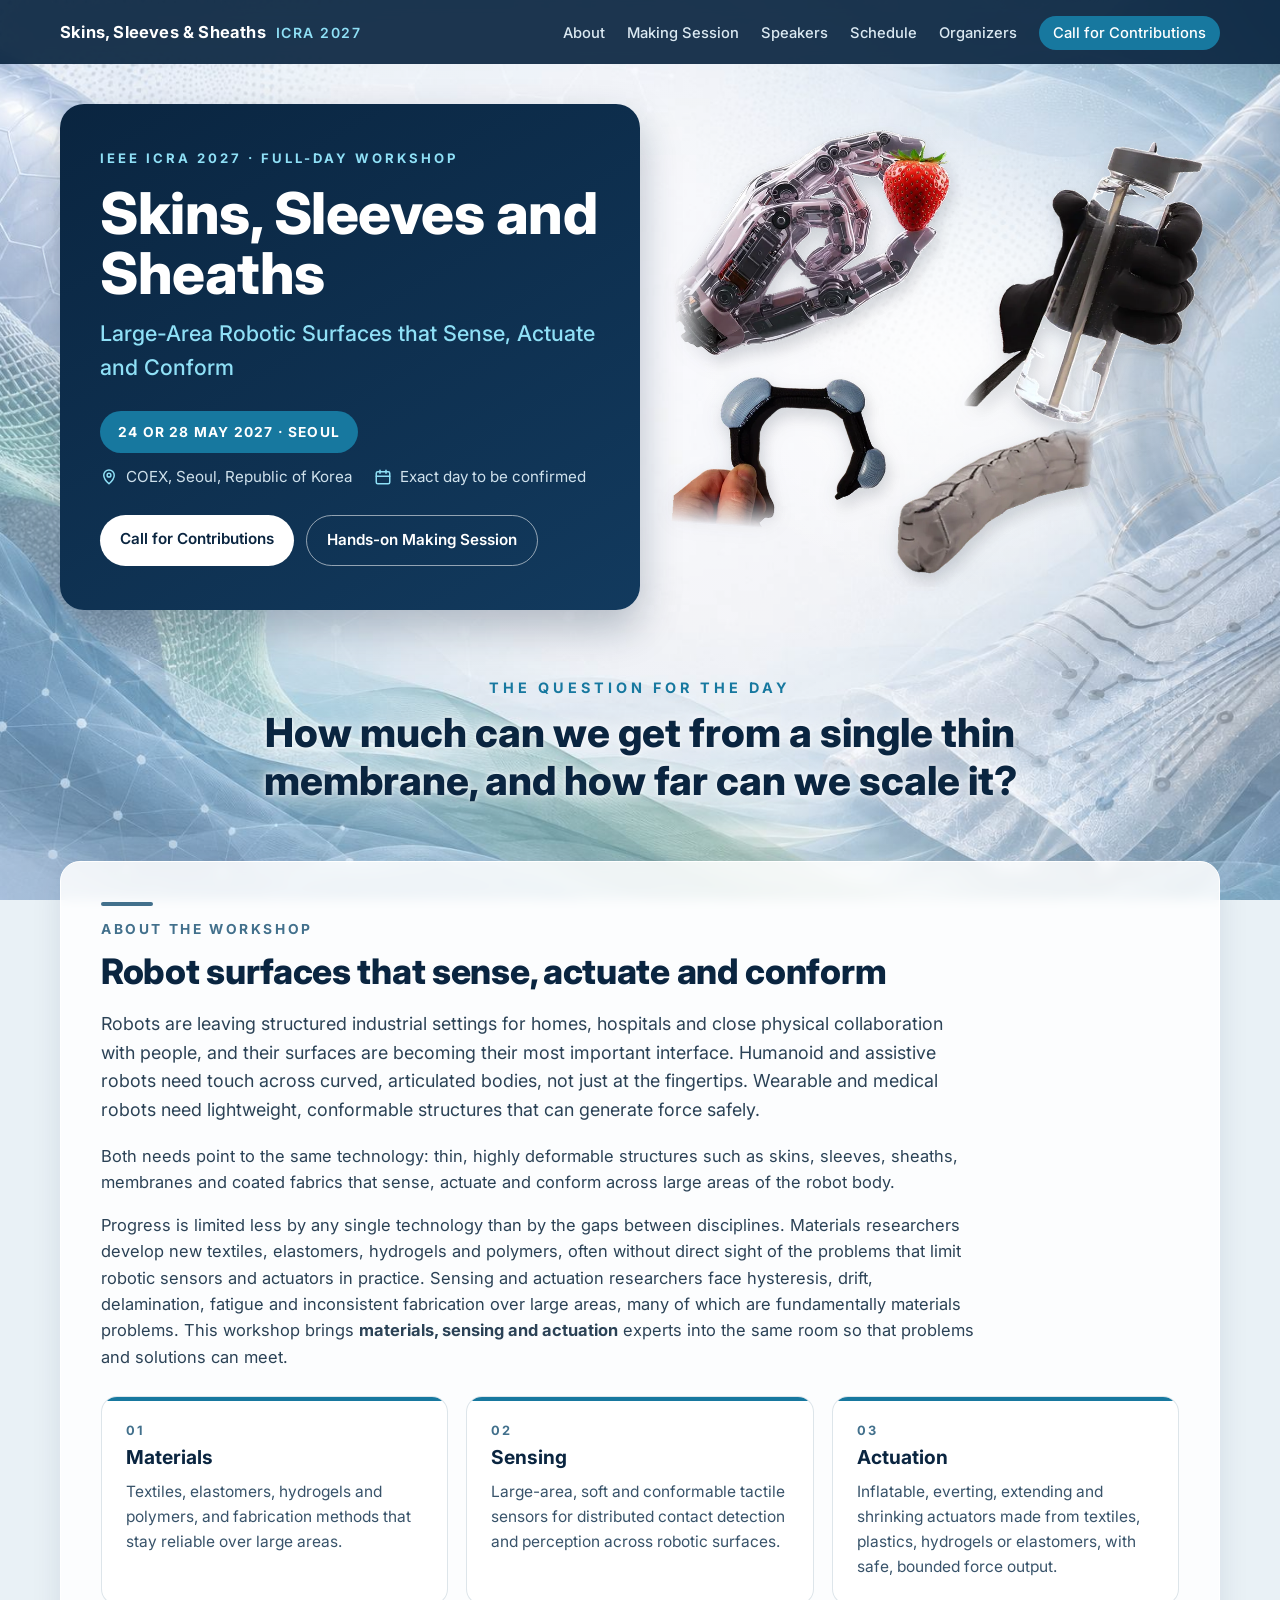
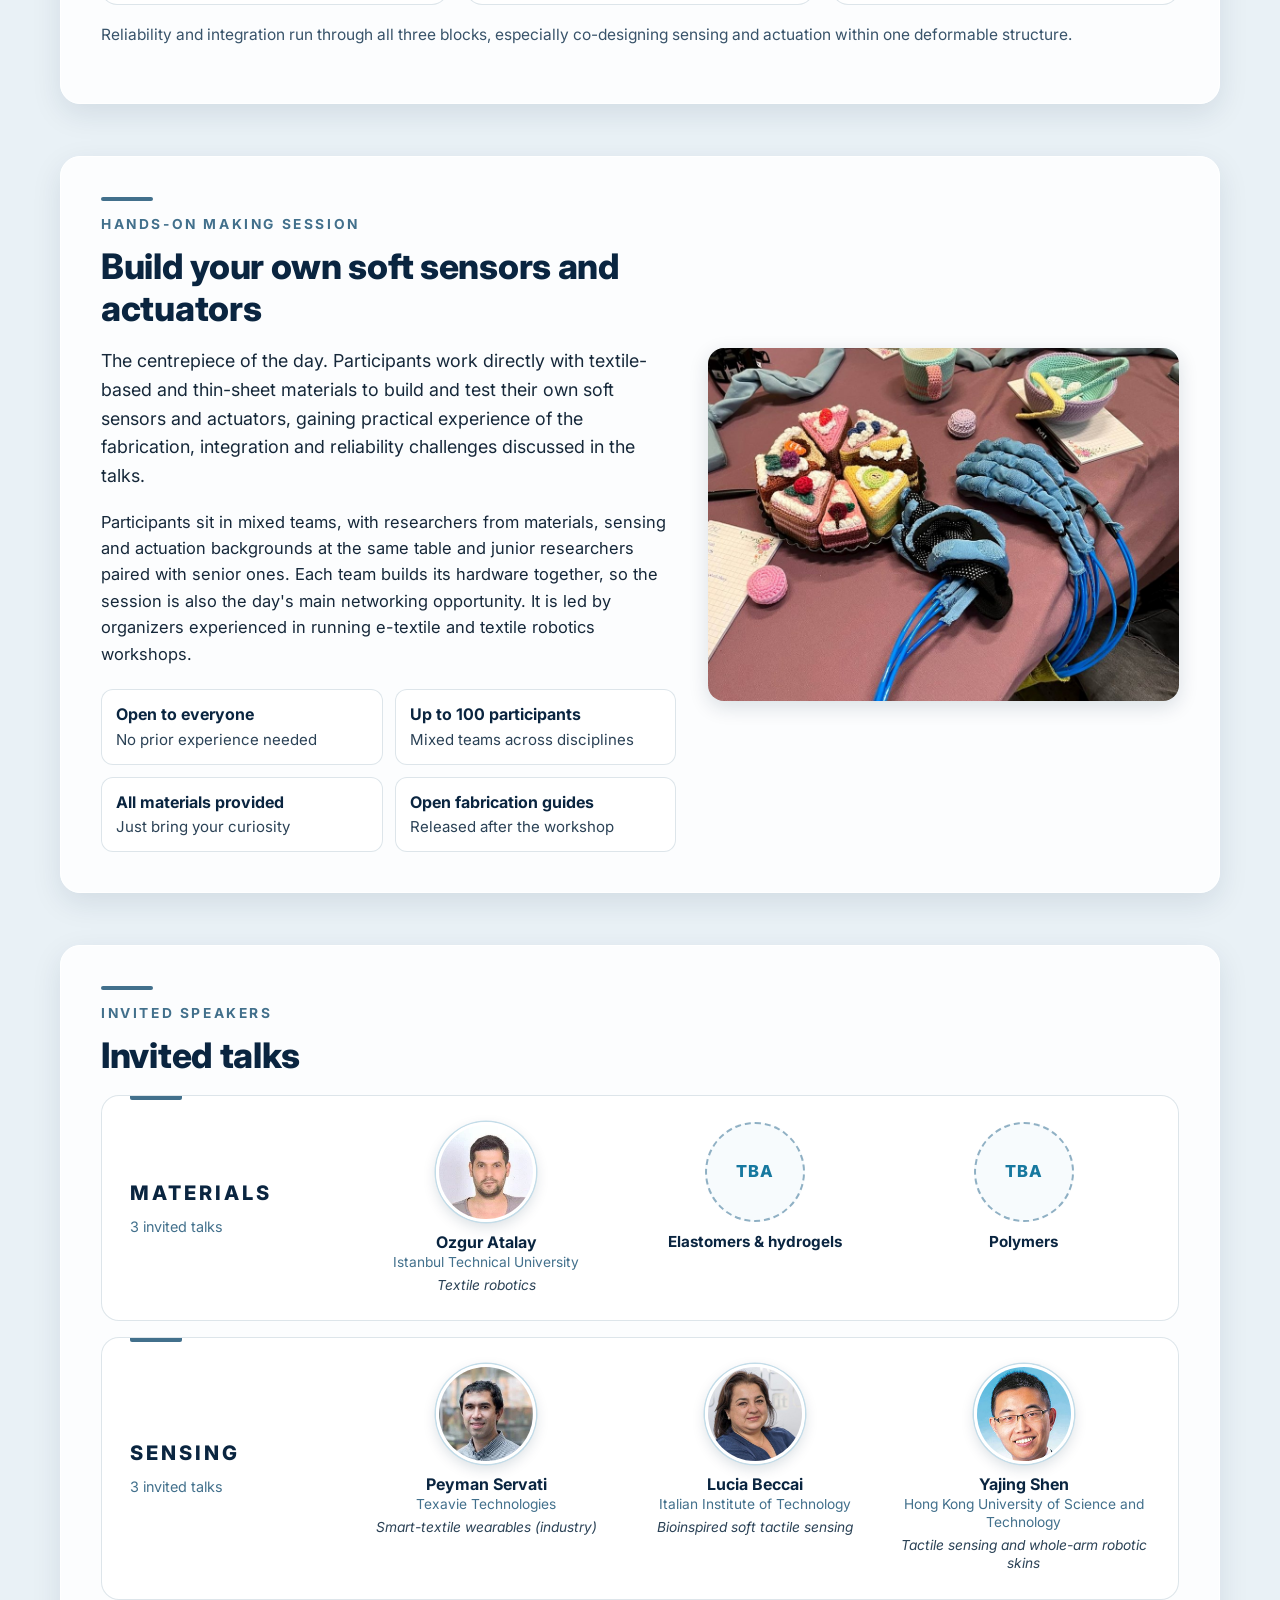
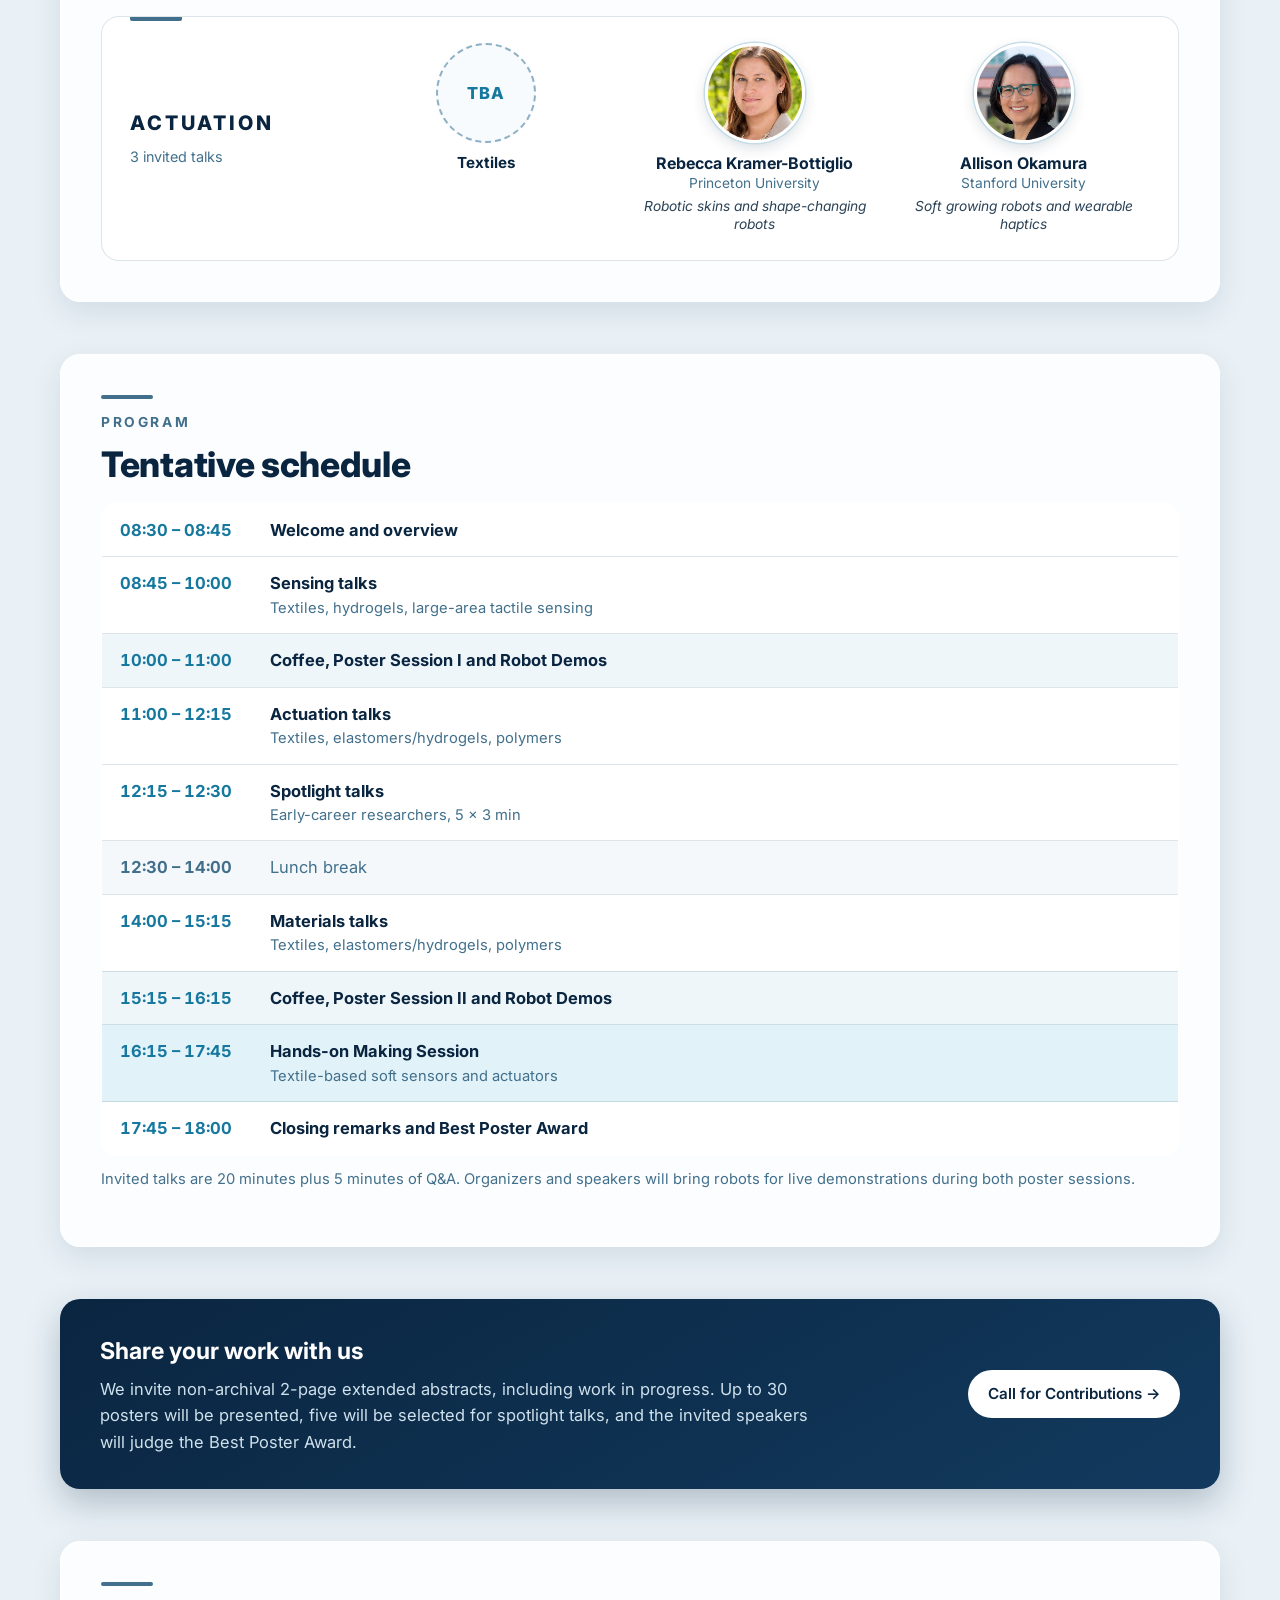
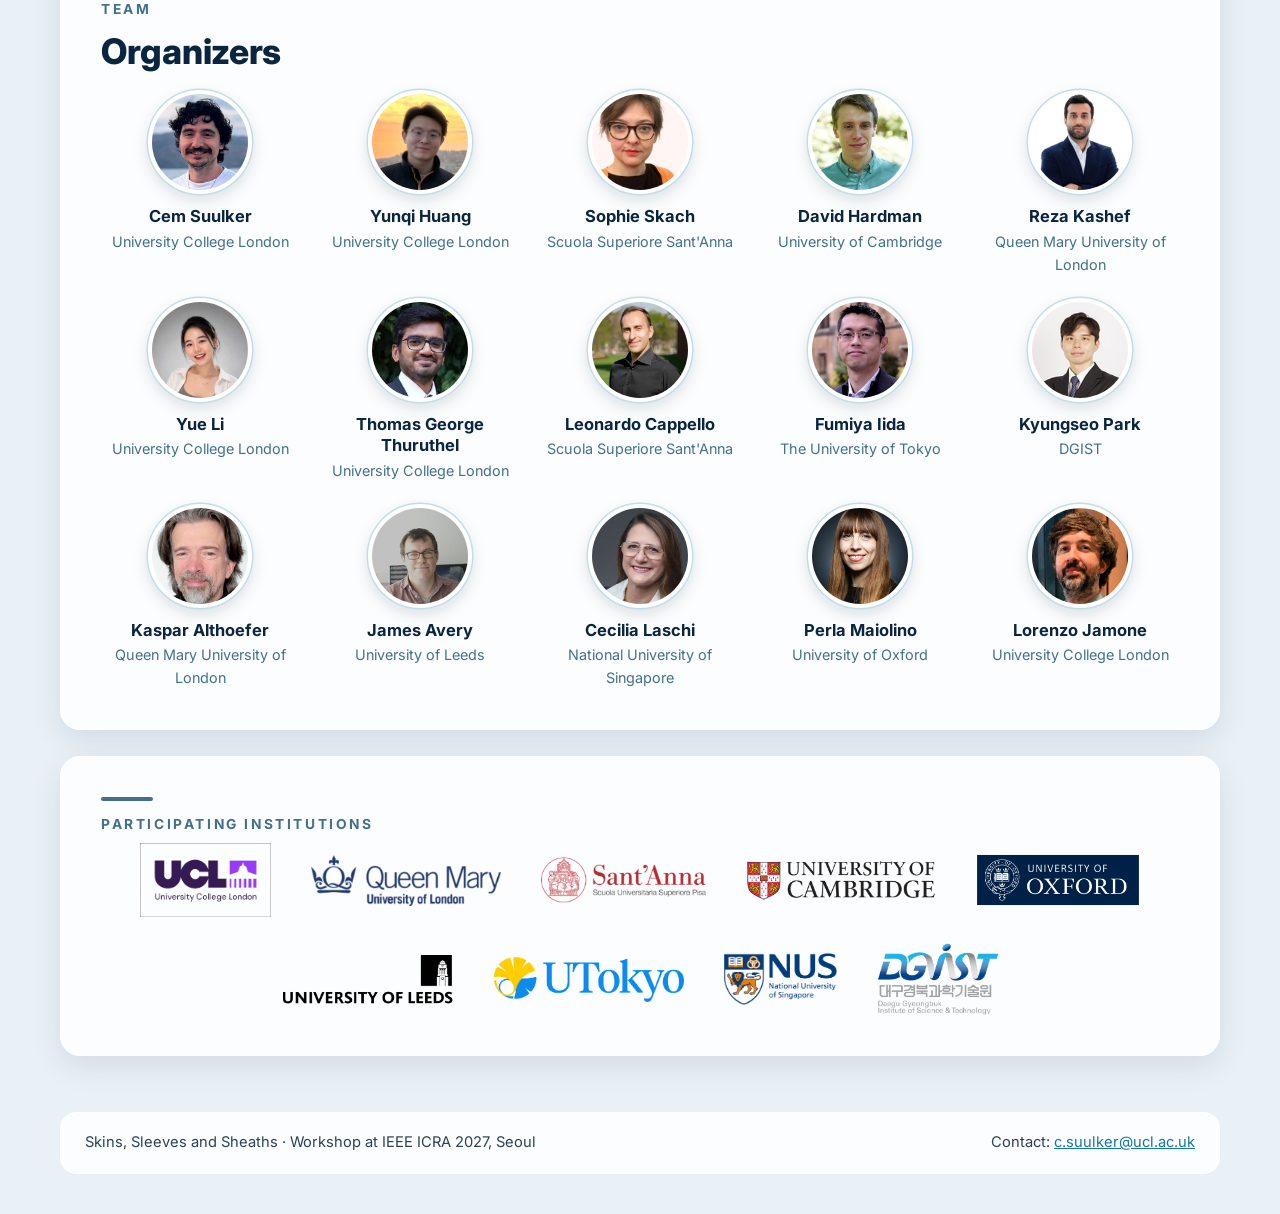
<file: index.html>
<!doctype html>
<html lang="en">
<head>
  <meta charset="utf-8">
  <meta name="viewport" content="width=device-width, initial-scale=1">
  <title>Skins, Sleeves and Sheaths | ICRA 2027 Workshop</title>
  <meta name="description" content="Full-day ICRA 2027 workshop on large-area robotic surfaces that sense, actuate and conform. Seoul, South Korea.">
  <meta property="og:title" content="Skins, Sleeves and Sheaths | ICRA 2027 Workshop">
  <meta property="og:description" content="Large-Area Robotic Surfaces that Sense, Actuate and Conform. How much can we get from a single thin membrane, and how far can we scale it?">
  <meta property="og:image" content="assets/img/hero/textile-band.jpg">
  <link rel="icon" href="assets/img/favicon.svg" type="image/svg+xml">
  <link rel="preconnect" href="https://fonts.googleapis.com">
  <link rel="preconnect" href="https://fonts.gstatic.com" crossorigin>
  <link href="https://fonts.googleapis.com/css2?family=Inter:wght@400;500;600;700;800&display=swap" rel="stylesheet">
  <style>
    :root{
      --navy:#0A2540; --navy-2:#123a5e; --teal:#17789F; --slate:#42708C;
      --mist:#C3DCE8; --cyan:#8FE0F6; --ink:#16283a; --muted:#4f6b80;
      --panel:rgba(255,255,255,.86); --line:rgba(66,112,140,.18);
      --radius:20px; --shadow:0 10px 30px rgba(10,37,64,.10);
    }
    *{box-sizing:border-box}
    html{scroll-behavior:smooth; scroll-padding-top:76px}
    body{
      margin:0; font-family:Inter,Arial,Helvetica,sans-serif; color:var(--ink); line-height:1.6; font-size:16.5px;
      background-color:#e9f1f6;
      background-image:linear-gradient(rgba(255,255,255,.30),rgba(255,255,255,.30)), url("assets/img/bg.jpg");
      background-size:cover; background-position:center; background-attachment:fixed;
    }
    img{max-width:100%; display:block}
    a{color:var(--teal)}
    .container{width:min(1160px, 100% - 32px); margin-inline:auto}

    /* ---------- NAV ---------- */
    .nav{position:sticky; top:0; z-index:50; background:rgba(10,37,64,.92); backdrop-filter:blur(8px); -webkit-backdrop-filter:blur(8px)}
    .nav .container{display:flex; align-items:center; justify-content:space-between; height:64px; gap:16px}
    .brand{color:#fff; text-decoration:none; font-weight:700; letter-spacing:.2px; white-space:nowrap}
    .brand span{color:var(--cyan); font-weight:600; margin-left:10px; font-size:.85em; letter-spacing:1.5px}
    .nav-links{list-style:none; display:flex; gap:22px; margin:0; padding:0}
    .nav-links a{color:#dbe9f2; text-decoration:none; font-size:.92rem; font-weight:500}
    .nav-links a:hover{color:#fff}
    .nav-links .cta a{background:var(--teal); color:#fff; padding:8px 14px; border-radius:999px}
    .nav-toggle{display:none; background:none; border:0; color:#fff; font-size:1.5rem; cursor:pointer}
    @media (max-width:920px){
      .nav-toggle{display:block}
      .nav-links{display:none; position:absolute; top:64px; left:0; right:0; flex-direction:column; gap:0; background:var(--navy); padding:8px 16px 16px}
      .nav-links.open{display:flex}
      .nav-links li{padding:10px 0; border-bottom:1px solid rgba(255,255,255,.08)}
      .nav-links .cta a{display:inline-block; margin-top:6px}
    }

    /* ---------- HERO ---------- */
    .hero{padding:40px 0 28px}
    .hero-grid{display:grid; grid-template-columns:1.05fr 1fr; gap:28px; align-items:stretch}
    .hero-card{
      background:linear-gradient(150deg, var(--navy) 0%, var(--navy-2) 100%); color:#fff; border-radius:24px;
      padding:44px 40px; box-shadow:0 18px 40px rgba(10,37,64,.28); display:flex; flex-direction:column; justify-content:center
    }
    .eyebrow{font-size:.82rem; font-weight:700; letter-spacing:3px; text-transform:uppercase; color:var(--cyan)}
    .hero h1{font-size:clamp(2.3rem, 4.6vw, 3.6rem); line-height:1.05; margin:14px 0 12px; font-weight:800; letter-spacing:-.5px}
    .hero .subtitle{font-size:clamp(1.1rem, 2vw, 1.35rem); color:var(--cyan); margin:0 0 26px; font-weight:500}
    .pill{display:inline-flex; align-items:center; gap:10px; background:var(--teal); color:#fff; border-radius:999px;
      padding:10px 18px; font-weight:700; letter-spacing:1.2px; font-size:.86rem; text-transform:uppercase; margin-bottom:12px; align-self:flex-start}
    .meta{display:flex; flex-wrap:wrap; gap:8px 22px; color:#cfe1ec; font-size:.95rem; margin-bottom:26px}
    .meta div{display:flex; align-items:center; gap:8px}
    .meta svg{width:18px; height:18px; stroke:var(--cyan)}
    .btns{display:flex; flex-wrap:wrap; gap:12px}
    .btn{display:inline-block; padding:12px 20px; border-radius:999px; font-weight:600; text-decoration:none; font-size:.95rem; transition:transform .15s ease, background .15s ease}
    .btn:hover{transform:translateY(-1px)}
    .btn-primary{background:#fff; color:var(--navy)}
    .btn-ghost{border:1.5px solid rgba(255,255,255,.55); color:#fff}
    .btn-ghost:hover{background:rgba(255,255,255,.1)}

    .hero-figure{margin:0; display:flex; align-items:center; justify-content:center; position:relative}
    .hero-figure::before{content:""; position:absolute; inset:4% 2%; border-radius:50%;
      background:radial-gradient(closest-side, rgba(255,255,255,.85), rgba(255,255,255,.35) 60%, rgba(255,255,255,0))}
    .hero-figure img{position:relative; width:100%; max-width:600px; height:auto; filter:drop-shadow(0 6px 10px rgba(10,37,64,.10))}
    @media (max-width:900px){ .hero-grid{grid-template-columns:1fr} .hero-card{padding:34px 24px} .hero-figure img{max-width:480px} }

    /* ---------- SECTIONS ---------- */
    section{padding:26px 0}
    .panel{background:var(--panel); border:1px solid #fff; border-radius:var(--radius); padding:40px; box-shadow:var(--shadow);
      backdrop-filter:blur(6px); -webkit-backdrop-filter:blur(6px)}
    @media (max-width:640px){ .panel{padding:26px 20px} }
    .kicker{display:flex; flex-direction:column; gap:12px; font-size:.86rem; font-weight:700; letter-spacing:2.6px; text-transform:uppercase; color:var(--slate)}
    .kicker::before{content:""; width:52px; height:4px; border-radius:2px; background:var(--slate)}
    h2{font-size:clamp(1.6rem, 3vw, 2.2rem); line-height:1.2; margin:10px 0 18px; color:var(--navy); font-weight:800; letter-spacing:-.3px}
    h3{color:var(--navy); margin:0 0 8px; font-size:1.2rem}
    .lead{font-size:1.12rem; color:var(--ink)}
    .prose p{max-width:880px; color:#2b4256}

    /* question band */
    .question{text-align:center; padding:38px 0 30px}
    .question .label{font-size:.9rem; letter-spacing:4px; font-weight:700; color:var(--teal); text-transform:uppercase}
    .question p{font-size:clamp(1.5rem, 3.4vw, 2.5rem); font-weight:800; color:var(--navy); line-height:1.2; margin:10px auto 0; max-width:900px;
      text-shadow:0 0 18px rgba(255,255,255,.9), 0 0 4px rgba(255,255,255,.9)}

    /* pillars */
    .pillars{display:grid; grid-template-columns:repeat(3,1fr); gap:18px; margin-top:26px}
    .pillar{background:#fff; border:1px solid var(--line); border-radius:16px; padding:24px; position:relative; overflow:hidden}
    .pillar::after{content:""; position:absolute; left:0; top:0; height:4px; width:100%; background:var(--teal)}
    .pillar .num{font-size:.8rem; letter-spacing:2px; color:var(--slate); font-weight:700}
    .pillar p{margin:0; color:#38536a; font-size:.97rem}
    .note{margin-top:18px; color:#38536a; font-size:.97rem}
    @media (max-width:820px){ .pillars{grid-template-columns:1fr} }

    /* making session */
    .make{display:grid; grid-template-columns:1.1fr .9fr; gap:32px; align-items:center}
    .make > *{min-width:0}
    .make img{border-radius:16px; box-shadow:0 6px 20px rgba(10,37,64,.14); background:#fff; width:100%; aspect-ratio:4/3; object-fit:cover}
    .facts{display:grid; grid-template-columns:repeat(2,1fr); gap:12px; margin:22px 0 0; padding:0; list-style:none}
    .facts li{background:#fff; border:1px solid var(--line); border-radius:12px; padding:12px 14px; font-size:.94rem; color:#2b4256}
    .facts strong{display:block; color:var(--navy); font-size:1rem}
    .tag{display:inline-block; background:#e3f1f7; color:var(--teal); font-weight:700; font-size:.78rem; letter-spacing:1.6px; text-transform:uppercase; padding:5px 10px; border-radius:999px; margin-bottom:8px}
    @media (max-width:820px){ .make{grid-template-columns:1fr} .make img{max-width:100%} .facts{grid-template-columns:1fr} }

    /* people */
    .people{display:grid; gap:22px}
    .speakers{grid-template-columns:repeat(4,1fr)}
    .organizers{grid-template-columns:repeat(5,1fr)}
    @media (max-width:980px){ .speakers{grid-template-columns:repeat(2,1fr)} .organizers{grid-template-columns:repeat(4,1fr)} }
    @media (max-width:640px){ .organizers{grid-template-columns:repeat(2,1fr)} }
    @media (max-width:440px){ .speakers{grid-template-columns:1fr} }
    .person{text-align:center}
    .person a{text-decoration:none; color:inherit}
    .photo{width:132px; height:132px; border-radius:50%; object-fit:cover; margin:0 auto 12px; border:4px solid #fff;
      box-shadow:0 0 0 1.5px var(--mist), 0 6px 16px rgba(10,37,64,.15); background:#dbe8f0;
      display:flex; align-items:center; justify-content:center; font-weight:700; color:var(--slate); font-size:1.6rem}
    .organizers .photo{width:104px; height:104px; font-size:1.3rem}
    .person .name{font-weight:700; color:var(--navy); line-height:1.3}
    .person a:hover .name{color:var(--teal)}
    .person .aff{color:var(--slate); font-size:.9rem; margin-top:2px}
    .person .talk{color:#2b4256; font-size:.9rem; margin-top:8px; font-style:italic}
    .tba .photo{border:2px dashed var(--mist); box-shadow:none; background:rgba(255,255,255,.6); color:#8FB0C4}
    .tba .name{color:var(--slate)}

    /* speaker tracks (flyer style) */
    .tracks{display:grid; grid-template-columns:1fr; gap:16px; margin-top:6px}
    .track{background:#fff; border:1px solid var(--line); border-radius:18px; padding:26px 28px; position:relative;
      display:grid; grid-template-columns:210px 1fr; gap:20px; align-items:center}
    .track::before{content:""; position:absolute; left:28px; top:0; width:52px; height:4px; border-radius:0 0 2px 2px; background:var(--slate)}
    .track-head h3{margin:0 0 4px; font-size:1.25rem; letter-spacing:3px; text-transform:uppercase; font-weight:800}
    .track-head span{color:var(--slate); font-size:.9rem}
    .slots{display:grid; grid-template-columns:repeat(3,1fr); gap:16px; text-align:center; align-items:start}
    .disc{width:100px; height:100px; border-radius:50%; object-fit:cover; margin:0 auto 10px; border:3px solid #fff;
      box-shadow:0 0 0 1.5px var(--mist), 0 5px 14px rgba(10,37,64,.15)}
    .tba-slot .disc{display:flex; align-items:center; justify-content:center; border:2px dashed #8FB0C4; box-shadow:none;
      color:var(--teal); font-weight:800; letter-spacing:1px; background:#f7fbfd}
    .sname{font-weight:700; color:var(--navy); font-size:1rem; line-height:1.25}
    .saff{color:var(--slate); font-size:.86rem; line-height:1.3; margin-top:2px}
    .stopic{color:#2b4256; font-size:.86rem; font-style:italic; line-height:1.3; margin-top:5px}
    .slabel{font-weight:700; color:var(--navy); font-size:.95rem; line-height:1.3}
    @media (max-width:760px){ .track{grid-template-columns:1fr; padding:26px 16px 20px} .slots{gap:8px} .disc{width:80px; height:80px}
      .sname{font-size:.9rem} .saff,.stopic{font-size:.78rem} .slabel{font-size:.86rem} }

    /* schedule */
    .schedule{width:100%; border-collapse:collapse; background:#fff; border-radius:14px; overflow:hidden; border:1px solid var(--line)}
    .schedule td{padding:13px 18px; border-bottom:1px solid var(--line); vertical-align:top}
    .schedule tr:last-child td{border-bottom:0}
    .schedule .time{white-space:nowrap; font-weight:700; color:var(--teal); width:150px; font-variant-numeric:tabular-nums}
    .schedule .event strong{color:var(--navy)}
    .schedule .event span{display:block; color:var(--slate); font-size:.92rem}
    .schedule tr.break td{background:#eef6fa}
    .schedule tr.lunch td{background:#f5f8fa; color:var(--slate)}
    .schedule tr.highlight td{background:#e1f2f8}
    .schedule-note{color:var(--slate); font-size:.92rem; margin-top:12px}
    @media (max-width:560px){ .schedule .time{width:auto} .schedule td{padding:11px 12px} }

    /* call band */
    .cta-band{display:flex; align-items:center; justify-content:space-between; gap:24px; flex-wrap:wrap;
      background:linear-gradient(150deg, var(--navy), var(--navy-2)); color:#fff; border-radius:var(--radius); padding:34px 40px; box-shadow:0 14px 34px rgba(10,37,64,.25)}
    .cta-band h3{color:#fff; font-size:1.45rem; margin-bottom:6px}
    .cta-band p{margin:0; color:#cfe1ec; max-width:720px}
    .cta-band .btn{background:#fff; color:var(--navy)}

    /* logos */
    .logos{display:flex; flex-wrap:wrap; align-items:center; justify-content:center; gap:26px 40px; margin-top:8px}
    .logos img{height:52px; max-width:190px; width:auto; object-fit:contain}
    .logos img.logo-ucl{height:74px; max-width:none}
    .logos img.logo-lg{height:46px; max-width:210px}
    .logos img.logo-xl{height:72px; max-width:none}
    @media (max-width:640px){ .logos{gap:18px 24px} .logos img{height:38px; max-width:150px} .logos img.logo-ucl{height:56px} .logos img.logo-lg{height:36px} .logos img.logo-xl{height:54px} }

    footer{padding:30px 0 40px; color:#2b4256; font-size:.92rem}
    footer .container{display:flex; justify-content:space-between; flex-wrap:wrap; gap:10px;
      background:var(--panel); border:1px solid #fff; border-radius:16px; padding:18px 24px}
  </style>
</head>
<body>

<nav class="nav">
  <div class="container">
    <a class="brand" href="./">Skins, Sleeves &amp; Sheaths<span>ICRA 2027</span></a>
    <button class="nav-toggle" aria-label="Menu" onclick="document.querySelector('.nav-links').classList.toggle('open')">&#9776;</button>
    <ul class="nav-links">
      <li><a href="#about">About</a></li>
      <li><a href="#making">Making Session</a></li>
      <li><a href="#speakers">Speakers</a></li>
      <li><a href="#schedule">Schedule</a></li>
      <li><a href="#organizers">Organizers</a></li>
      <li class="cta"><a href="call-for-contributions/">Call for Contributions</a></li>
    </ul>
  </div>
</nav>

<!-- ================= HERO ================= -->
<header class="hero">
  <div class="container hero-grid">
    <div class="hero-card">
      <span class="eyebrow">IEEE ICRA 2027 · Full-day workshop</span>
      <h1>Skins, Sleeves and Sheaths</h1>
      <p class="subtitle">Large-Area Robotic Surfaces that Sense, Actuate and Conform</p>
      <span class="pill">24 or 28 May 2027 · Seoul</span>
      <div class="meta">
        <div>
          <svg viewBox="0 0 24 24" fill="none" stroke-width="2" stroke-linecap="round" stroke-linejoin="round"><path d="M12 21s-7-6.2-7-11.5A7 7 0 0 1 19 9.5C19 14.8 12 21 12 21z"/><circle cx="12" cy="9.5" r="2.5"/></svg>
          COEX, Seoul, Republic of Korea <!-- TODO: add room once assigned -->
        </div>
        <div>
          <svg viewBox="0 0 24 24" fill="none" stroke-width="2" stroke-linecap="round" stroke-linejoin="round"><rect x="3" y="5" width="18" height="16" rx="2"/><path d="M16 3v4M8 3v4M3 11h18"/></svg>
          Exact day to be confirmed <!-- TODO: exact date -->
        </div>
      </div>
      <div class="btns">
        <a class="btn btn-primary" href="call-for-contributions/">Call for Contributions</a>
        <a class="btn btn-ghost" href="#making">Hands-on Making Session</a>
      </div>
    </div>

    <figure class="hero-figure">
      <img src="assets/img/hero/hero-robots.webp" alt="Thin robotic skins, sensors and actuators: a robotic hand with a translucent skin, a pneumatic textile glove, a textile band with soft pads and a thin-film actuator">
    </figure>
  </div>
  </div>
</header>

<!-- ================= QUESTION ================= -->
<div class="question">
  <div class="container">
    <div class="label">The question for the day</div>
    <p>How much can we get from a single thin membrane, and how far can we scale it?</p>
  </div>
</div>

<!-- ================= ABOUT ================= -->
<section id="about">
  <div class="container">
    <div class="panel">
      <div class="kicker">About the Workshop</div>
      <h2>Robot surfaces that sense, actuate and conform</h2>
      <div class="prose">
        <p class="lead">Robots are leaving structured industrial settings for homes, hospitals and close physical collaboration with people, and their surfaces are becoming their most important interface. Humanoid and assistive robots need touch across curved, articulated bodies, not just at the fingertips. Wearable and medical robots need lightweight, conformable structures that can generate force safely.</p>
        <p>Both needs point to the same technology: thin, highly deformable structures such as skins, sleeves, sheaths, membranes and coated fabrics that sense, actuate and conform across large areas of the robot body.</p>
        <p>Progress is limited less by any single technology than by the gaps between disciplines. Materials researchers develop new textiles, elastomers, hydrogels and polymers, often without direct sight of the problems that limit robotic sensors and actuators in practice. Sensing and actuation researchers face hysteresis, drift, delamination, fatigue and inconsistent fabrication over large areas, many of which are fundamentally materials problems. This workshop brings <strong>materials, sensing and actuation</strong> experts into the same room so that problems and solutions can meet.</p>
      </div>

      <div class="pillars">
        <div class="pillar">
          <div class="num">01</div>
          <h3>Materials</h3>
          <p>Textiles, elastomers, hydrogels and polymers, and fabrication methods that stay reliable over large areas.</p>
        </div>
        <div class="pillar">
          <div class="num">02</div>
          <h3>Sensing</h3>
          <p>Large-area, soft and conformable tactile sensors for distributed contact detection and perception across robotic surfaces.</p>
        </div>
        <div class="pillar">
          <div class="num">03</div>
          <h3>Actuation</h3>
          <p>Inflatable, everting, extending and shrinking actuators made from textiles, plastics, hydrogels or elastomers, with safe, bounded force output.</p>
        </div>
      </div>
      <p class="note">Reliability and integration run through all three blocks, especially co-designing sensing and actuation within one deformable structure.</p>
    </div>
  </div>
</section>

<!-- ================= MAKING SESSION ================= -->
<section id="making">
  <div class="container">
    <div class="panel make">
      <div>
        <div class="kicker">Hands-on Making Session</div>
        <h2>Build your own soft sensors and actuators</h2>
        <p class="lead">The centrepiece of the day. Participants work directly with textile-based and thin-sheet materials to build and test their own soft sensors and actuators, gaining practical experience of the fabrication, integration and reliability challenges discussed in the talks.</p>
        <p>Participants sit in mixed teams, with researchers from materials, sensing and actuation backgrounds at the same table and junior researchers paired with senior ones. Each team builds its hardware together, so the session is also the day's main networking opportunity. It is led by organizers experienced in running e-textile and textile robotics workshops.</p>
        <ul class="facts">
          <li><strong>Open to everyone</strong>No prior experience needed</li>
          <li><strong>Up to 100 participants</strong>Mixed teams across disciplines</li>
          <li><strong>All materials provided</strong>Just bring your curiosity</li>
          <li><strong>Open fabrication guides</strong>Released after the workshop</li>
        </ul>
      </div>
      <img src="assets/img/making-session.jpg" alt="Textile soft robotic gloves and crocheted objects on a table at a hands-on making workshop">
    </div>
  </div>
</section>

<!-- ================= SPEAKERS ================= -->
<section id="speakers">
  <div class="container">
    <div class="panel">
      <div class="kicker">Invited Speakers</div>
      <h2>Invited talks</h2>
      <div class="tracks">
      <div class="track">
        <div class="track-head"><h3>Materials</h3><span>3 invited talks</span></div>
        <div class="slots">
          <div class="slot"><img class="disc" src="assets/img/speakers/ozgur-atalay.jpg" alt="Ozgur Atalay"><div class="sname">Ozgur Atalay</div><div class="saff">Istanbul Technical University</div><div class="stopic">Textile robotics</div></div>
          <div class="slot tba-slot"><div class="disc">TBA</div><div class="slabel">Elastomers &amp; hydrogels</div></div>
          <div class="slot tba-slot"><div class="disc">TBA</div><div class="slabel">Polymers</div></div>
        </div>
      </div>
      <div class="track">
        <div class="track-head"><h3>Sensing</h3><span>3 invited talks</span></div>
        <div class="slots">
          <div class="slot"><img class="disc" src="assets/img/speakers/peyman-servati.jpg" alt="Peyman Servati"><div class="sname">Peyman Servati</div><div class="saff">Texavie Technologies</div><div class="stopic">Smart-textile wearables (industry)</div></div>
          <div class="slot"><img class="disc" src="assets/img/speakers/lucia-beccai.jpg" alt="Lucia Beccai"><div class="sname">Lucia Beccai</div><div class="saff">Italian Institute of Technology</div><div class="stopic">Bioinspired soft tactile sensing</div></div>
          <div class="slot"><img class="disc" src="assets/img/speakers/yajing-shen.jpg" alt="Yajing Shen"><div class="sname">Yajing Shen</div><div class="saff">Hong Kong University of Science and Technology</div><div class="stopic">Tactile sensing and whole-arm robotic skins</div></div>
        </div>
      </div>
      <div class="track">
        <div class="track-head"><h3>Actuation</h3><span>3 invited talks</span></div>
        <div class="slots">
          <div class="slot tba-slot"><div class="disc">TBA</div><div class="slabel">Textiles</div></div>
          <div class="slot"><img class="disc" src="assets/img/speakers/rebecca-kramer-bottiglio.jpg" alt="Rebecca Kramer-Bottiglio"><div class="sname">Rebecca Kramer-Bottiglio</div><div class="saff">Princeton University</div><div class="stopic">Robotic skins and shape-changing robots</div></div>
          <div class="slot"><img class="disc" src="assets/img/speakers/allison-okamura.jpg" alt="Allison Okamura"><div class="sname">Allison Okamura</div><div class="saff">Stanford University</div><div class="stopic">Soft growing robots and wearable haptics</div></div>
        </div>
      </div>
      </div>
    </div>
  </div>
</section>

<!-- ================= SCHEDULE ================= -->
<section id="schedule">
  <div class="container">
    <div class="panel">
      <div class="kicker">Program</div>
      <h2>Tentative schedule</h2>
      <!-- Edit rows freely. class="break" for coffee/poster rows, "lunch" for lunch, "highlight" for the making session. -->
      <table class="schedule">
        <tbody>
          <tr><td class="time">08:30 – 08:45</td><td class="event"><strong>Welcome and overview</strong></td></tr>
          <tr><td class="time">08:45 – 10:00</td><td class="event"><strong>Sensing talks</strong><span>Textiles, hydrogels, large-area tactile sensing</span></td></tr>
          <tr class="break"><td class="time">10:00 – 11:00</td><td class="event"><strong>Coffee, Poster Session I and Robot Demos</strong></td></tr>
          <tr><td class="time">11:00 – 12:15</td><td class="event"><strong>Actuation talks</strong><span>Textiles, elastomers/hydrogels, polymers</span></td></tr>
          <tr><td class="time">12:15 – 12:30</td><td class="event"><strong>Spotlight talks</strong><span>Early-career researchers, 5 × 3 min</span></td></tr>
          <tr class="lunch"><td class="time">12:30 – 14:00</td><td class="event">Lunch break</td></tr>
          <tr><td class="time">14:00 – 15:15</td><td class="event"><strong>Materials talks</strong><span>Textiles, elastomers/hydrogels, polymers</span></td></tr>
          <tr class="break"><td class="time">15:15 – 16:15</td><td class="event"><strong>Coffee, Poster Session II and Robot Demos</strong></td></tr>
          <tr class="highlight"><td class="time">16:15 – 17:45</td><td class="event"><strong>Hands-on Making Session</strong><span>Textile-based soft sensors and actuators</span></td></tr>
          <tr><td class="time">17:45 – 18:00</td><td class="event"><strong>Closing remarks and Best Poster Award</strong></td></tr>
        </tbody>
      </table>
      <p class="schedule-note">Invited talks are 20 minutes plus 5 minutes of Q&amp;A. Organizers and speakers will bring robots for live demonstrations during both poster sessions.</p>
    </div>
  </div>
</section>

<!-- ================= CTA ================= -->
<section>
  <div class="container">
    <div class="cta-band">
      <div>
        <h3>Share your work with us</h3>
        <p>We invite non-archival 2-page extended abstracts, including work in progress. Up to 30 posters will be presented, five will be selected for spotlight talks, and the invited speakers will judge the Best Poster Award.</p>
      </div>
      <a class="btn" href="call-for-contributions/">Call for Contributions →</a>
    </div>
  </div>
</section>

<!-- ================= ORGANIZERS ================= -->
<section id="organizers">
  <div class="container">
    <div class="panel">
      <div class="kicker">Team</div>
      <h2>Organizers</h2>
      <!-- For organizers without a photo, add assets/img/organizers/firstname-lastname.jpg and replace the
           <div class="photo">XX</div> with <img class="photo" src="assets/img/organizers/firstname-lastname.jpg" alt="Name"> -->
      <div class="people organizers">
        <div class="person"><a href="https://www.cemsuulker.com/" target="_blank" rel="noopener"><img class="photo" src="assets/img/organizers/cem-suulker.jpg" alt="Cem Suulker"><div class="name">Cem Suulker</div></a><div class="aff">University College London</div></div>
        <div class="person"><a href="https://rexhuang98.github.io/" target="_blank" rel="noopener"><img class="photo" src="assets/img/organizers/yunqi-huang.jpg" alt="Yunqi Huang"><div class="name">Yunqi Huang</div></a><div class="aff">University College London</div></div>
        <div class="person"><img class="photo" src="assets/img/organizers/sophie-skach.jpg" alt="Sophie Skach"><div class="name">Sophie Skach</div><div class="aff">Scuola Superiore Sant'Anna</div></div>
        <div class="person"><img class="photo" src="assets/img/organizers/david-hardman.jpg" alt="David Hardman"><div class="name">David Hardman</div><div class="aff">University of Cambridge</div></div>
        <div class="person"><img class="photo" src="assets/img/organizers/reza-kashef.jpg" alt="Reza Kashef"><div class="name">Reza Kashef</div><div class="aff">Queen Mary University of London</div></div>
        <div class="person"><img class="photo" src="assets/img/organizers/yue-li.jpg" alt="Yue Li"><div class="name">Yue Li</div><div class="aff">University College London</div></div>
        <div class="person"><img class="photo" src="assets/img/organizers/thomas-george-thuruthel.jpg" alt="Thomas George Thuruthel"><div class="name">Thomas George Thuruthel</div><div class="aff">University College London</div></div>
        <div class="person"><img class="photo" src="assets/img/organizers/leonardo-cappello.jpg" alt="Leonardo Cappello"><div class="name">Leonardo Cappello</div><div class="aff">Scuola Superiore Sant'Anna</div></div>
        <div class="person"><img class="photo" src="assets/img/organizers/fumiya-iida.jpg" alt="Fumiya Iida"><div class="name">Fumiya Iida</div><div class="aff">The University of Tokyo</div></div>
        <div class="person"><img class="photo" src="assets/img/organizers/kyungseo-park.jpg" alt="Kyungseo Park"><div class="name">Kyungseo Park</div><div class="aff">DGIST</div></div>
        <div class="person"><img class="photo" src="assets/img/organizers/kaspar-althoefer.jpg" alt="Kaspar Althoefer"><div class="name">Kaspar Althoefer</div><div class="aff">Queen Mary University of London</div></div>
        <div class="person"><img class="photo" src="assets/img/organizers/james-avery.jpg" alt="James Avery"><div class="name">James Avery</div><div class="aff">University of Leeds</div></div>
        <div class="person"><img class="photo" src="assets/img/organizers/cecilia-laschi.jpg" alt="Cecilia Laschi"><div class="name">Cecilia Laschi</div><div class="aff">National University of Singapore</div></div>
        <div class="person"><img class="photo" src="assets/img/organizers/perla-maiolino.jpg" alt="Perla Maiolino"><div class="name">Perla Maiolino</div><div class="aff">University of Oxford</div></div>
        <div class="person"><img class="photo" src="assets/img/organizers/lorenzo-jamone.jpg" alt="Lorenzo Jamone"><div class="name">Lorenzo Jamone</div><div class="aff">University College London</div></div>
      </div>
    </div>
  </div>
</section>

<!-- ================= INSTITUTIONS ================= -->
<section id="institutions" style="padding-top:0">
  <div class="container">
    <div class="panel">
      <div class="kicker">Participating Institutions</div>
      <div class="logos">
        <img class="logo-ucl" src="assets/img/logos/ucl.png" alt="University College London">
        <img src="assets/img/logos/qmul.png" alt="Queen Mary University of London">
        <img class="logo-lg" src="assets/img/logos/sant-anna.png" alt="Scuola Superiore Sant'Anna">
        <img src="assets/img/logos/cambridge.png" alt="University of Cambridge">
        <img src="assets/img/logos/oxford.png" alt="University of Oxford">
        <img src="assets/img/logos/leeds.png" alt="University of Leeds">
        <img src="assets/img/logos/utokyo.png" alt="The University of Tokyo">
        <img src="assets/img/logos/nus.png" alt="National University of Singapore">
        <img class="logo-xl" src="assets/img/logos/dgist.png" alt="DGIST">
      </div>
    </div>
  </div>
</section>

<footer>
  <div class="container">
    <div>Skins, Sleeves and Sheaths · Workshop at IEEE ICRA 2027, Seoul</div>
    <div>Contact: <a href="mailto:c.suulker@ucl.ac.uk">c.suulker@ucl.ac.uk</a></div>
  </div>
</footer>

</body>
</html>
</file>
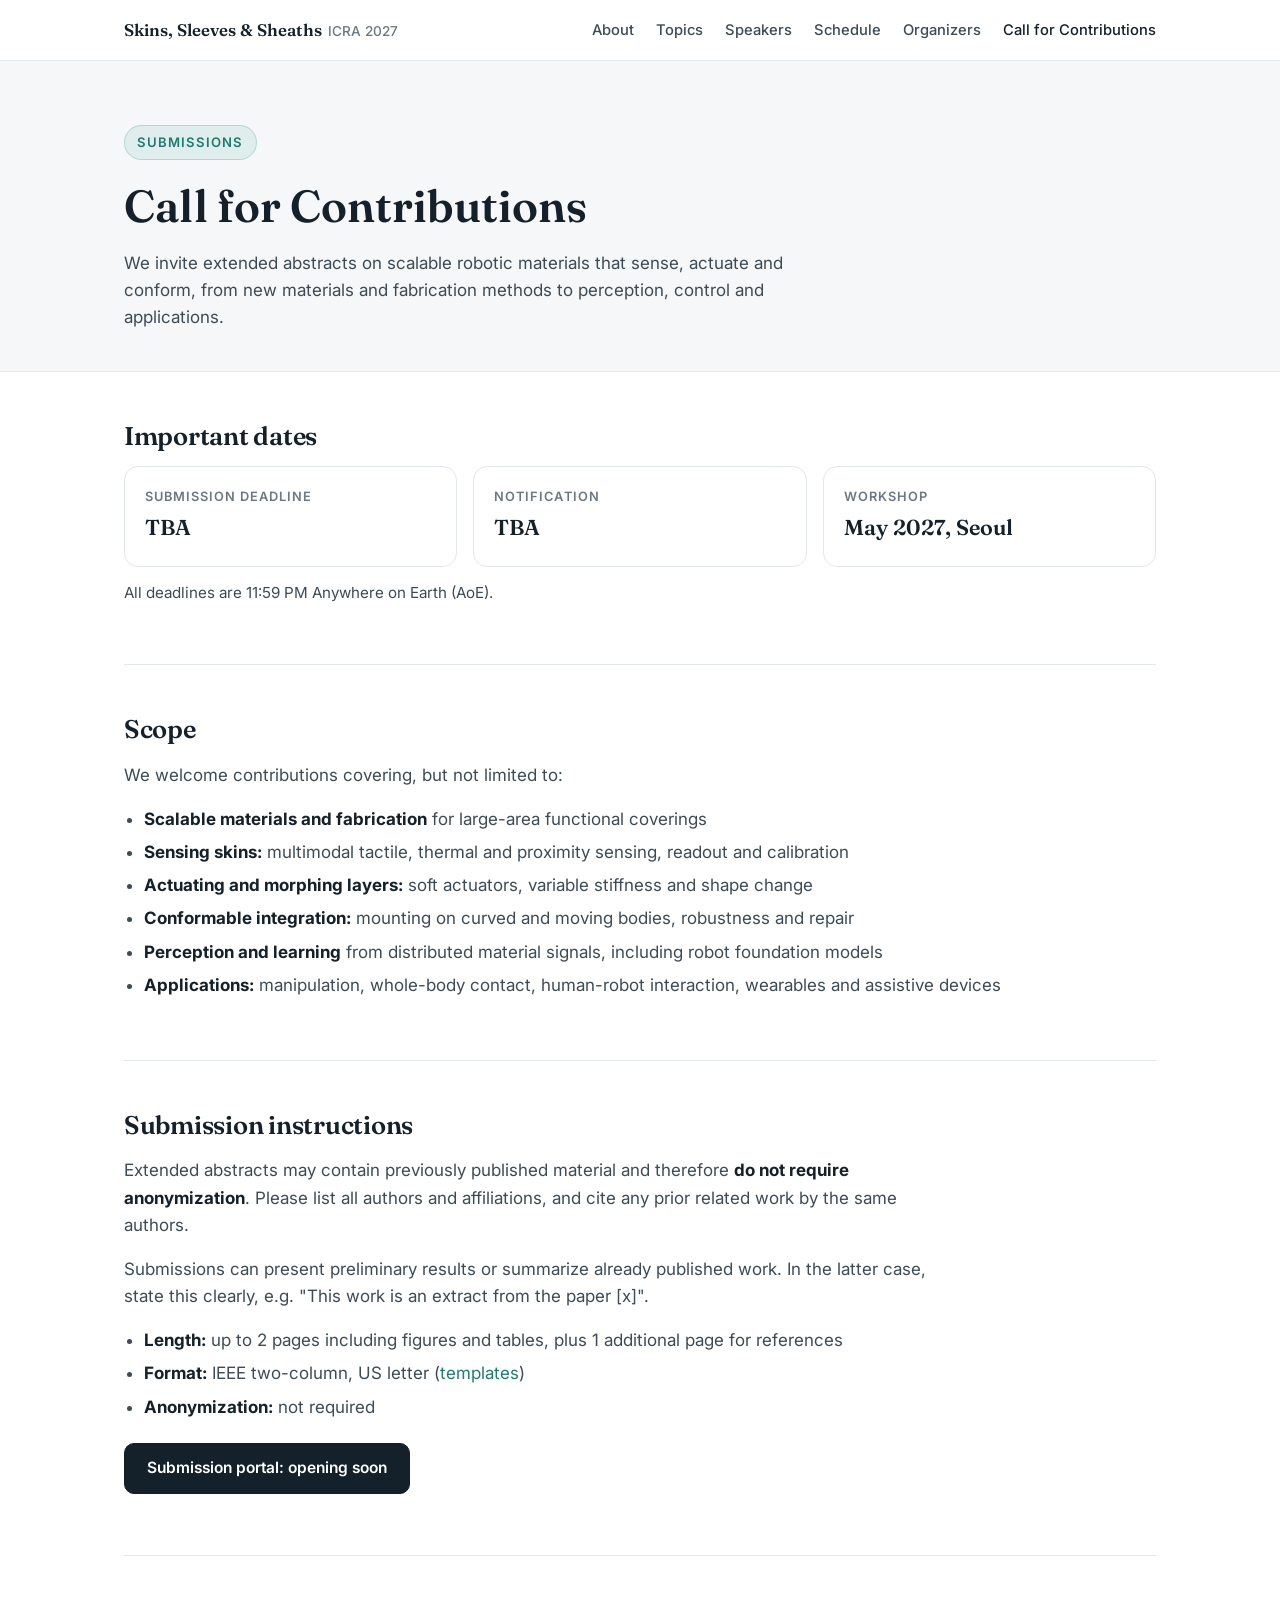
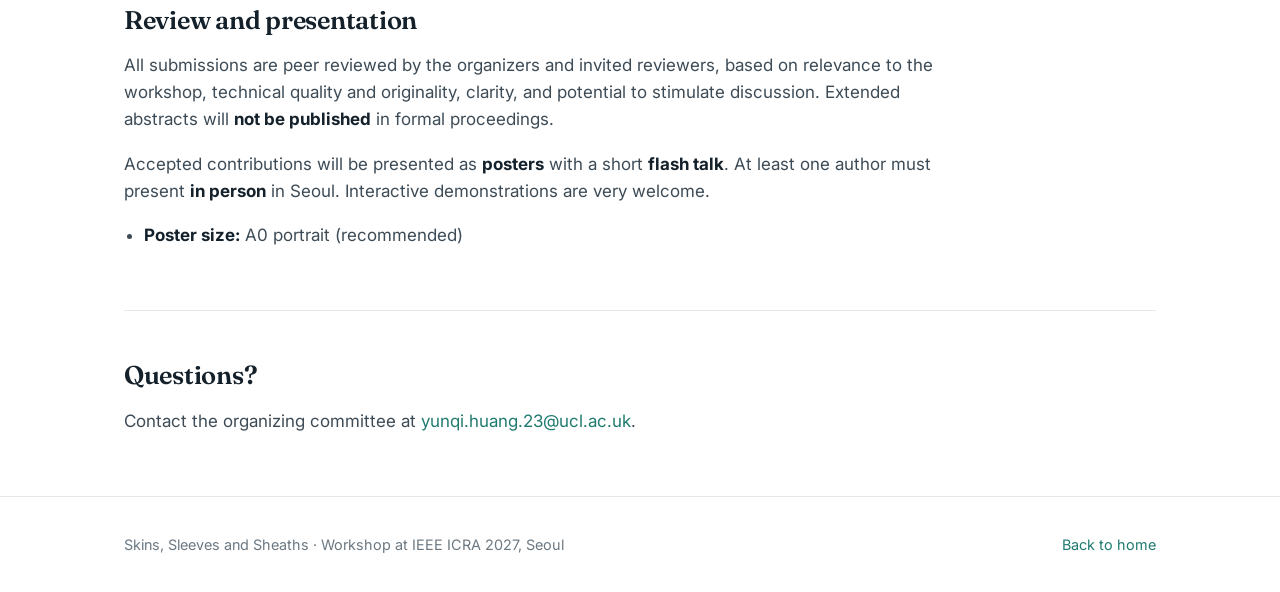
<file: call-for-contributions/index.html>
<!doctype html>
<html lang="en">
<head>
  <meta charset="utf-8">
  <meta name="viewport" content="width=device-width, initial-scale=1">
  <title>Call for Contributions | Skins, Sleeves and Sheaths, ICRA 2027</title>
  <meta name="description" content="Submit an extended abstract to the ICRA 2027 workshop on scalable robotic materials that sense, actuate and conform.">
  <link rel="icon" href="../assets/img/favicon.svg" type="image/svg+xml">
  <link rel="preconnect" href="https://fonts.googleapis.com">
  <link rel="preconnect" href="https://fonts.gstatic.com" crossorigin>
  <link href="https://fonts.googleapis.com/css2?family=Fraunces:opsz,wght@9..144,500;9..144,600&family=Inter:wght@400;500;600;700&display=swap" rel="stylesheet">
  <link rel="stylesheet" href="../assets/css/style.css">
</head>
<body>

<nav class="nav">
  <div class="container">
    <a class="brand" href="../">Skins, Sleeves &amp; Sheaths<span>ICRA 2027</span></a>
    <button class="nav-toggle" aria-label="Menu" onclick="document.querySelector('.nav-links').classList.toggle('open')">&#9776;</button>
    <ul class="nav-links">
      <li><a href="../#about">About</a></li>
      <li><a href="../#topics">Topics</a></li>
      <li><a href="../#speakers">Speakers</a></li>
      <li><a href="../#schedule">Schedule</a></li>
      <li><a href="../#organizers">Organizers</a></li>
      <li><a class="active" href="./">Call for Contributions</a></li>
    </ul>
  </div>
</nav>

<header class="page-head">
  <div class="container">
    <span class="eyebrow">Submissions</span>
    <h1>Call for Contributions</h1>
    <p>We invite extended abstracts on scalable robotic materials that sense, actuate and conform, from new materials and fabrication methods to perception, control and applications.</p>
  </div>
</header>

<main class="doc">
  <div class="container">

    <section>
      <h2>Important dates</h2>
      <!-- TODO: fill in once the workshop is accepted -->
      <div class="dates">
        <div class="date-card"><div class="label">Submission deadline</div><div class="value">TBA</div></div>
        <div class="date-card"><div class="label">Notification</div><div class="value">TBA</div></div>
        <div class="date-card"><div class="label">Workshop</div><div class="value">May 2027, Seoul</div></div>
      </div>
      <p style="margin-top:14px; font-size:0.95rem;">All deadlines are 11:59 PM Anywhere on Earth (AoE).</p>
    </section>

    <section>
      <h2>Scope</h2>
      <p>We welcome contributions covering, but not limited to:</p>
      <ul>
        <li><strong>Scalable materials and fabrication</strong> for large-area functional coverings</li>
        <li><strong>Sensing skins:</strong> multimodal tactile, thermal and proximity sensing, readout and calibration</li>
        <li><strong>Actuating and morphing layers:</strong> soft actuators, variable stiffness and shape change</li>
        <li><strong>Conformable integration:</strong> mounting on curved and moving bodies, robustness and repair</li>
        <li><strong>Perception and learning</strong> from distributed material signals, including robot foundation models</li>
        <li><strong>Applications:</strong> manipulation, whole-body contact, human-robot interaction, wearables and assistive devices</li>
      </ul>
    </section>

    <section>
      <h2>Submission instructions</h2>
      <p>Extended abstracts may contain previously published material and therefore <strong>do not require anonymization</strong>. Please list all authors and affiliations, and cite any prior related work by the same authors.</p>
      <p>Submissions can present preliminary results or summarize already published work. In the latter case, state this clearly, e.g. "This work is an extract from the paper [x]".</p>
      <ul>
        <li><strong>Length:</strong> up to 2 pages including figures and tables, plus 1 additional page for references</li>
        <li><strong>Format:</strong> IEEE two-column, US letter (<a href="http://ras.papercept.net/conferences/support/support.php" target="_blank" rel="noopener">templates</a>)</li>
        <li><strong>Anonymization:</strong> not required</li>
      </ul>
      <!-- TODO: replace href with the submission form link and remove the TBA text -->
      <p style="margin-top:22px;"><a class="btn btn-primary" href="#" aria-disabled="true">Submission portal: opening soon</a></p>
    </section>

    <section>
      <h2>Review and presentation</h2>
      <p>All submissions are peer reviewed by the organizers and invited reviewers, based on relevance to the workshop, technical quality and originality, clarity, and potential to stimulate discussion. Extended abstracts will <strong>not be published</strong> in formal proceedings.</p>
      <p>Accepted contributions will be presented as <strong>posters</strong> with a short <strong>flash talk</strong>. At least one author must present <strong>in person</strong> in Seoul. Interactive demonstrations are very welcome.</p>
      <ul>
        <li><strong>Poster size:</strong> A0 portrait (recommended)</li>
      </ul>
    </section>

    <section>
      <h2>Questions?</h2>
      <p>Contact the organizing committee at <a href="mailto:yunqi.huang.23@ucl.ac.uk">yunqi.huang.23@ucl.ac.uk</a>.</p>
    </section>

  </div>
</main>

<footer>
  <div class="container">
    <div>Skins, Sleeves and Sheaths · Workshop at IEEE ICRA 2027, Seoul</div>
    <div><a href="../">Back to home</a></div>
  </div>
</footer>

</body>
</html>
</file>
<file: assets/css/style.css>
/* Skins, Sleeves and Sheaths — ICRA 2027 Workshop
   Plain CSS, no build step. Edit the tokens below to retheme. */

:root {
  --ink: #14212b;
  --ink-soft: #3d4b56;
  --muted: #6b7882;
  --line: #e3e8ec;
  --paper: #ffffff;
  --paper-alt: #f5f7f8;

  --skin: #e2725b;      /* Skins  — sense    */
  --sleeve: #2a9d8f;    /* Sleeves — actuate */
  --sheath: #3d5a80;    /* Sheaths — conform */
  --accent: #2a9d8f;
  --accent-dark: #1f7a6f;

  --radius: 14px;
  --maxw: 1080px;
  --font: "Inter", system-ui, -apple-system, "Segoe UI", Roboto, sans-serif;
  --display: "Fraunces", Georgia, "Times New Roman", serif;
}

* { box-sizing: border-box; }
html { scroll-behavior: smooth; scroll-padding-top: 72px; }
body {
  margin: 0;
  font-family: var(--font);
  color: var(--ink);
  background: var(--paper);
  line-height: 1.6;
  font-size: 17px;
  -webkit-font-smoothing: antialiased;
}
img { max-width: 100%; display: block; }
a { color: var(--accent-dark); text-decoration: none; }
a:hover { text-decoration: underline; }

.container { max-width: var(--maxw); margin: 0 auto; padding: 0 24px; }

/* ---------- Navigation ---------- */
.nav {
  position: sticky; top: 0; z-index: 50;
  background: rgba(255,255,255,0.9);
  backdrop-filter: saturate(160%) blur(10px);
  -webkit-backdrop-filter: saturate(160%) blur(10px);
  border-bottom: 1px solid var(--line);
}
.nav .container { display: flex; align-items: center; justify-content: space-between; height: 60px; gap: 16px; }
.brand { font-family: var(--display); font-weight: 600; font-size: 1.05rem; color: var(--ink); white-space: nowrap; }
.brand span { color: var(--muted); font-family: var(--font); font-weight: 500; font-size: 0.85rem; margin-left: 6px; }
.brand:hover { text-decoration: none; }
.nav-links { display: flex; gap: 22px; list-style: none; margin: 0; padding: 0; }
.nav-links a { color: var(--ink-soft); font-size: 0.92rem; font-weight: 500; }
.nav-links a:hover, .nav-links a.active { color: var(--ink); text-decoration: none; }
.nav-toggle { display: none; background: none; border: 0; font-size: 1.5rem; cursor: pointer; color: var(--ink); }

/* ---------- Hero ---------- */
.hero {
  position: relative; overflow: hidden;
  padding: 88px 0 72px;
  background:
    radial-gradient(900px 420px at 92% -10%, rgba(226,114,91,0.16), transparent 60%),
    radial-gradient(700px 380px at 70% 110%, rgba(42,157,143,0.16), transparent 60%),
    radial-gradient(800px 400px at -10% 30%, rgba(61,90,128,0.12), transparent 60%),
    var(--paper-alt);
  border-bottom: 1px solid var(--line);
}
.hero .container { position: relative; display: grid; grid-template-columns: 1.35fr 1fr; gap: 40px; align-items: center; }
.eyebrow {
  display: inline-flex; align-items: center; gap: 8px;
  font-size: 0.82rem; font-weight: 600; letter-spacing: 0.08em; text-transform: uppercase;
  color: var(--accent-dark);
  background: rgba(42,157,143,0.1); border: 1px solid rgba(42,157,143,0.25);
  padding: 6px 12px; border-radius: 999px;
}
.hero h1 {
  font-family: var(--display); font-weight: 600;
  font-size: clamp(2.3rem, 5vw, 3.6rem); line-height: 1.05; letter-spacing: -0.01em;
  margin: 20px 0 14px;
}
.hero h1 .w-skin { color: var(--skin); }
.hero h1 .w-sleeve { color: var(--sleeve); }
.hero h1 .w-sheath { color: var(--sheath); }
.hero .subtitle { font-size: clamp(1.1rem, 2vw, 1.35rem); color: var(--ink-soft); margin: 0 0 28px; max-width: 34ch; }
.meta { display: flex; flex-wrap: wrap; gap: 10px 26px; margin-bottom: 30px; color: var(--ink-soft); font-size: 0.97rem; }
.meta div { display: flex; align-items: center; gap: 8px; }
.meta svg { width: 18px; height: 18px; stroke: var(--accent-dark); flex: none; }
.btns { display: flex; flex-wrap: wrap; gap: 12px; }
.btn {
  display: inline-block; padding: 12px 22px; border-radius: 10px; font-weight: 600; font-size: 0.97rem;
  border: 1px solid var(--ink); transition: transform .15s ease, background .15s ease;
}
.btn:hover { text-decoration: none; transform: translateY(-1px); }
.btn-primary { background: var(--ink); color: #fff; }
.btn-primary:hover { background: #22323e; }
.btn-ghost { color: var(--ink); background: transparent; }
.btn-ghost:hover { background: rgba(20,33,43,0.05); }

.layers { width: 100%; max-width: 380px; justify-self: center; }

/* ---------- Sections ---------- */
section { padding: 76px 0; }
section.alt { background: var(--paper-alt); border-top: 1px solid var(--line); border-bottom: 1px solid var(--line); }
.section-head { margin-bottom: 36px; }
.section-head .kicker { font-size: 0.8rem; font-weight: 700; letter-spacing: 0.12em; text-transform: uppercase; color: var(--accent-dark); }
h2 { line-height: 1.15; font-family: var(--display); font-weight: 600; font-size: clamp(1.8rem, 3.2vw, 2.4rem); margin: 6px 0 0; letter-spacing: -0.01em; }
h3 { font-size: 1.15rem; margin: 0 0 8px; }
.lead { font-size: 1.12rem; color: var(--ink-soft); max-width: 72ch; }
.prose p { max-width: 72ch; color: var(--ink-soft); }

/* Pillars */
.pillars { display: grid; grid-template-columns: repeat(3, 1fr); gap: 20px; margin-top: 36px; }
.pillar {
  background: var(--paper); border: 1px solid var(--line); border-radius: var(--radius);
  padding: 26px; position: relative; overflow: hidden;
}
.pillar::before { content: ""; position: absolute; inset: 0 0 auto 0; height: 4px; background: var(--c); }
.pillar .tag { font-size: 0.78rem; font-weight: 700; letter-spacing: 0.1em; text-transform: uppercase; color: var(--c); }
.pillar h3 { font-family: var(--display); font-size: 1.5rem; margin: 6px 0 8px; }
.pillar p { margin: 0; color: var(--ink-soft); font-size: 0.97rem; }
.pillar.skin { --c: var(--skin); }
.pillar.sleeve { --c: var(--sleeve); }
.pillar.sheath { --c: var(--sheath); }

/* Topics */
.topics { display: grid; grid-template-columns: repeat(2, 1fr); gap: 14px 28px; margin: 0; padding: 0; list-style: none; }
.topics li { display: flex; gap: 14px; padding: 16px 0; border-bottom: 1px solid var(--line); }
.topics .num { font-family: var(--display); font-size: 1.1rem; color: var(--accent); font-weight: 600; min-width: 28px; }
.topics strong { display: block; margin-bottom: 2px; }
.topics span.desc { color: var(--ink-soft); font-size: 0.96rem; }

/* People grids */
.people { display: grid; grid-template-columns: repeat(auto-fill, minmax(190px, 1fr)); gap: 28px 22px; }
.person { text-align: center; }
.person .photo {
  width: 150px; height: 150px; margin: 0 auto 14px; border-radius: 50%;
  object-fit: cover; background: linear-gradient(135deg, #dfe6ea, #eef2f4);
  border: 3px solid var(--paper); box-shadow: 0 0 0 1px var(--line), 0 6px 18px rgba(20,33,43,0.08);
  transition: transform .2s ease;
  display: flex; align-items: center; justify-content: center;
  color: var(--muted); font-family: var(--display); font-size: 2.2rem;
}
.person a:hover .photo { transform: scale(1.04); }
.person a:hover { text-decoration: none; }
.person .name { font-weight: 650; color: var(--ink); font-size: 1.02rem; }
.person .aff { color: var(--muted); font-size: 0.9rem; }
.person .talk { color: var(--ink-soft); font-size: 0.88rem; font-style: italic; margin-top: 6px; }
.people.organizers .photo { width: 124px; height: 124px; }

.tba-note { color: var(--muted); font-size: 0.95rem; margin-top: 26px; }

/* Schedule */
.schedule { width: 100%; border-collapse: collapse; background: var(--paper); border: 1px solid var(--line); border-radius: var(--radius); overflow: hidden; }
.schedule th { text-align: left; font-size: 0.8rem; letter-spacing: 0.08em; text-transform: uppercase; color: var(--muted); padding: 14px 18px; border-bottom: 1px solid var(--line); background: var(--paper-alt); }
.schedule td { padding: 14px 18px; border-bottom: 1px solid var(--line); vertical-align: top; }
.schedule tr:last-child td { border-bottom: 0; }
.schedule td.time { white-space: nowrap; color: var(--muted); font-variant-numeric: tabular-nums; width: 22%; }
.schedule td.event { font-weight: 600; }
.schedule tr.break td { background: #fbf6ec; }

/* Callout / dates */
.dates { display: grid; grid-template-columns: repeat(3, 1fr); gap: 16px; margin: 8px 0 0; }
.date-card { background: var(--paper); border: 1px solid var(--line); border-radius: var(--radius); padding: 20px; }
.date-card .label { font-size: 0.8rem; font-weight: 600; text-transform: uppercase; letter-spacing: 0.08em; color: var(--muted); }
.date-card .value { font-family: var(--display); font-size: 1.35rem; font-weight: 600; margin-top: 4px; }

.cta-band {
  margin-top: 40px; padding: 30px; border-radius: var(--radius);
  background: var(--ink); color: #fff;
  display: flex; align-items: center; justify-content: space-between; gap: 20px; flex-wrap: wrap;
}
.cta-band h3 { font-family: var(--display); font-size: 1.45rem; margin: 0 0 4px; }
.cta-band p { margin: 0; color: rgba(255,255,255,0.75); }
.cta-band .btn { background: #fff; color: var(--ink); border-color: #fff; }

/* Sponsors */
.sponsors { display: flex; flex-wrap: wrap; gap: 40px; align-items: center; justify-content: center; }
.sponsors img { max-height: 70px; width: auto; filter: grayscale(30%); opacity: .85; transition: all .2s; }
.sponsors a:hover img { filter: none; opacity: 1; }

/* Page header (sub-pages) */
.page-head { padding: 64px 0 40px; background: var(--paper-alt); border-bottom: 1px solid var(--line); }
.page-head h1 { font-family: var(--display); font-weight: 600; font-size: clamp(2rem, 4vw, 2.8rem); margin: 10px 0 8px; }
.page-head p { color: var(--ink-soft); margin: 0; max-width: 64ch; }
.doc section { padding: 44px 0; border-bottom: 1px solid var(--line); }
.doc section:last-of-type { border-bottom: 0; }
.doc h2 { font-size: 1.6rem; margin-bottom: 14px; }
.doc ul { color: var(--ink-soft); padding-left: 1.2em; }
.doc li { margin: 6px 0; }
.doc p { color: var(--ink-soft); max-width: 74ch; }
.doc strong { color: var(--ink); }

/* Footer */
footer { padding: 36px 0; color: var(--muted); font-size: 0.9rem; border-top: 1px solid var(--line); }
footer .container { display: flex; justify-content: space-between; gap: 16px; flex-wrap: wrap; }

/* ---------- Responsive ---------- */
@media (max-width: 860px) {
  .hero { padding: 56px 0 52px; }
  .hero .container { grid-template-columns: 1fr; }
  .layers { max-width: 190px; order: -1; justify-self: start; }
  .pillars, .dates { grid-template-columns: 1fr; }
  .topics { grid-template-columns: 1fr; }
  section { padding: 56px 0; }
  .nav-toggle { display: block; }
  .nav-links {
    display: none; position: absolute; top: 60px; left: 0; right: 0;
    flex-direction: column; gap: 0; background: #fff; border-bottom: 1px solid var(--line);
  }
  .nav-links.open { display: flex; }
  .nav-links a { display: block; padding: 14px 24px; border-top: 1px solid var(--line); }
}
@media (max-width: 520px) {
  body { font-size: 16px; }
  .container { padding: 0 16px; }
  .people { grid-template-columns: repeat(2, 1fr); gap: 22px 12px; }
  .person .photo { width: 120px; height: 120px; }
  .people.organizers .photo { width: 104px; height: 104px; }
  .schedule th, .schedule td { padding: 12px 10px; font-size: 0.92rem; }
  .schedule td.time { width: auto; }
  .schedule .speaker-col { display: none; }
}
</file>
